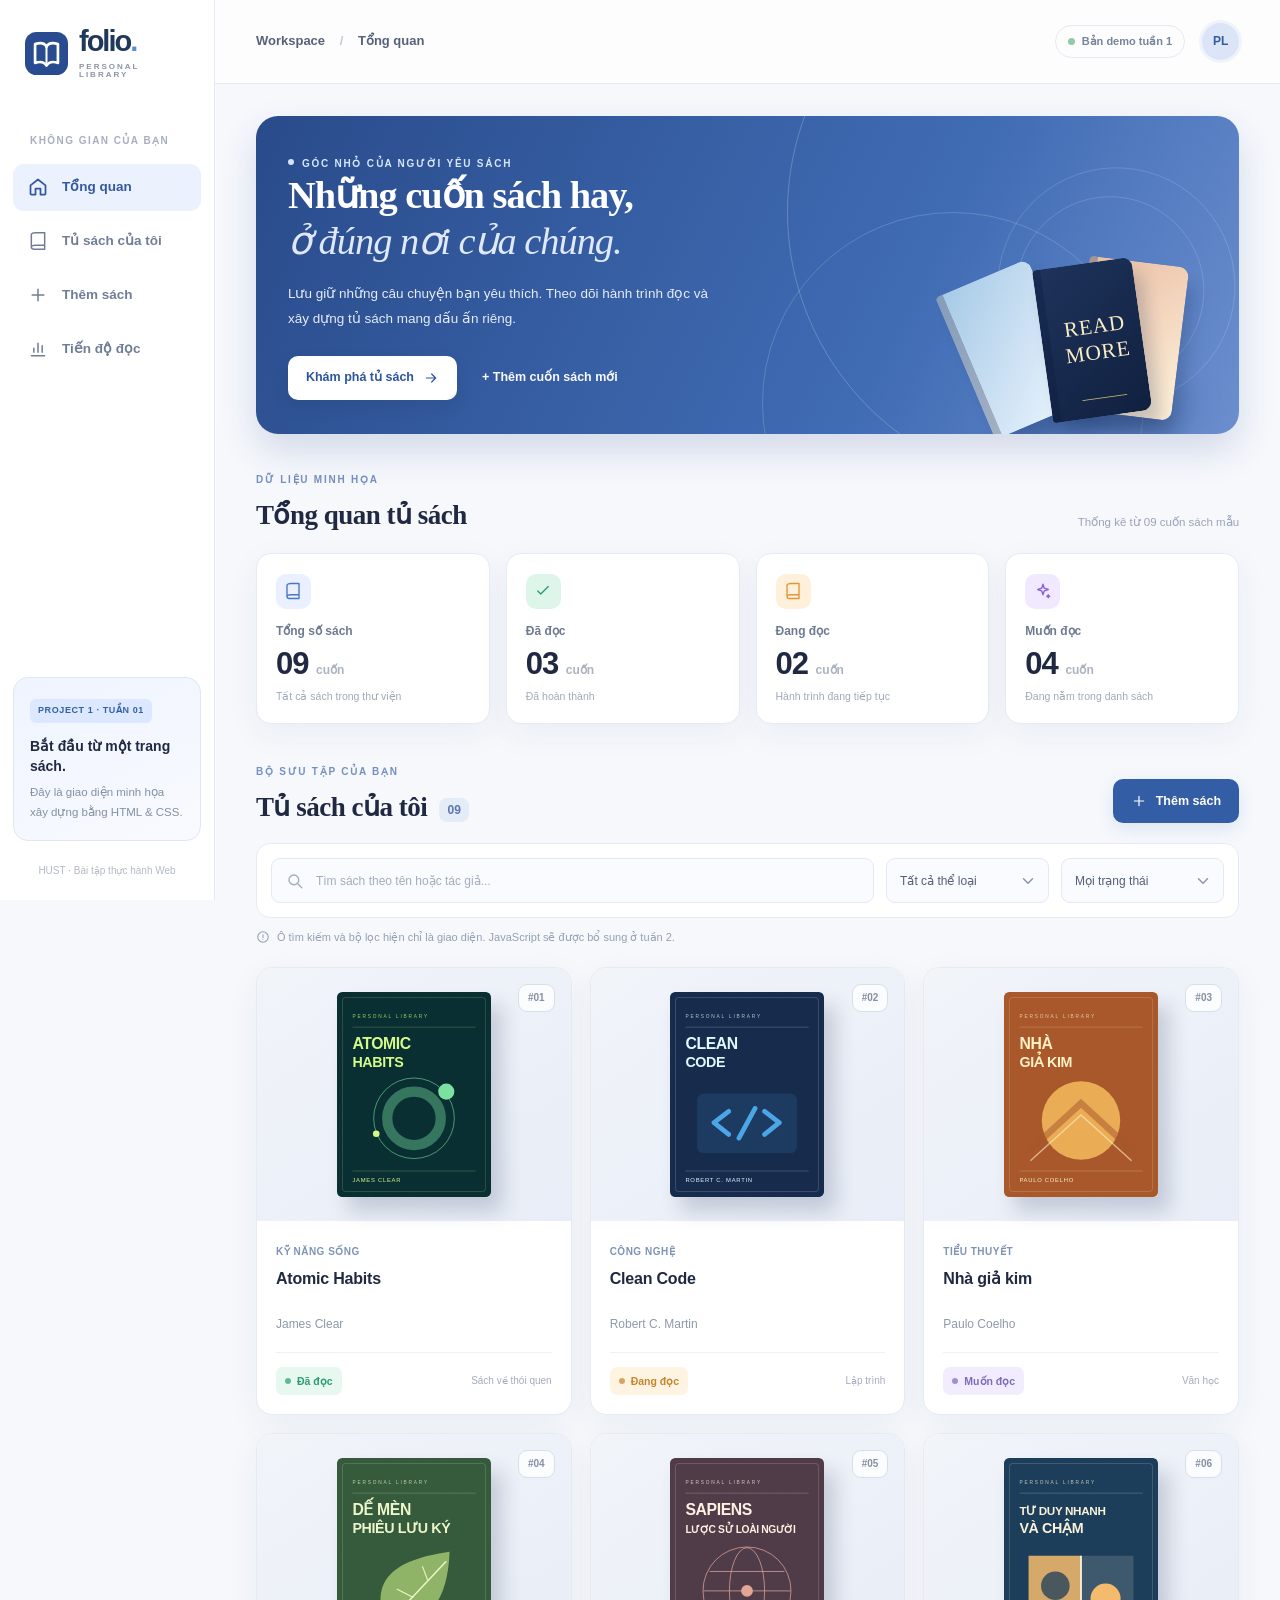
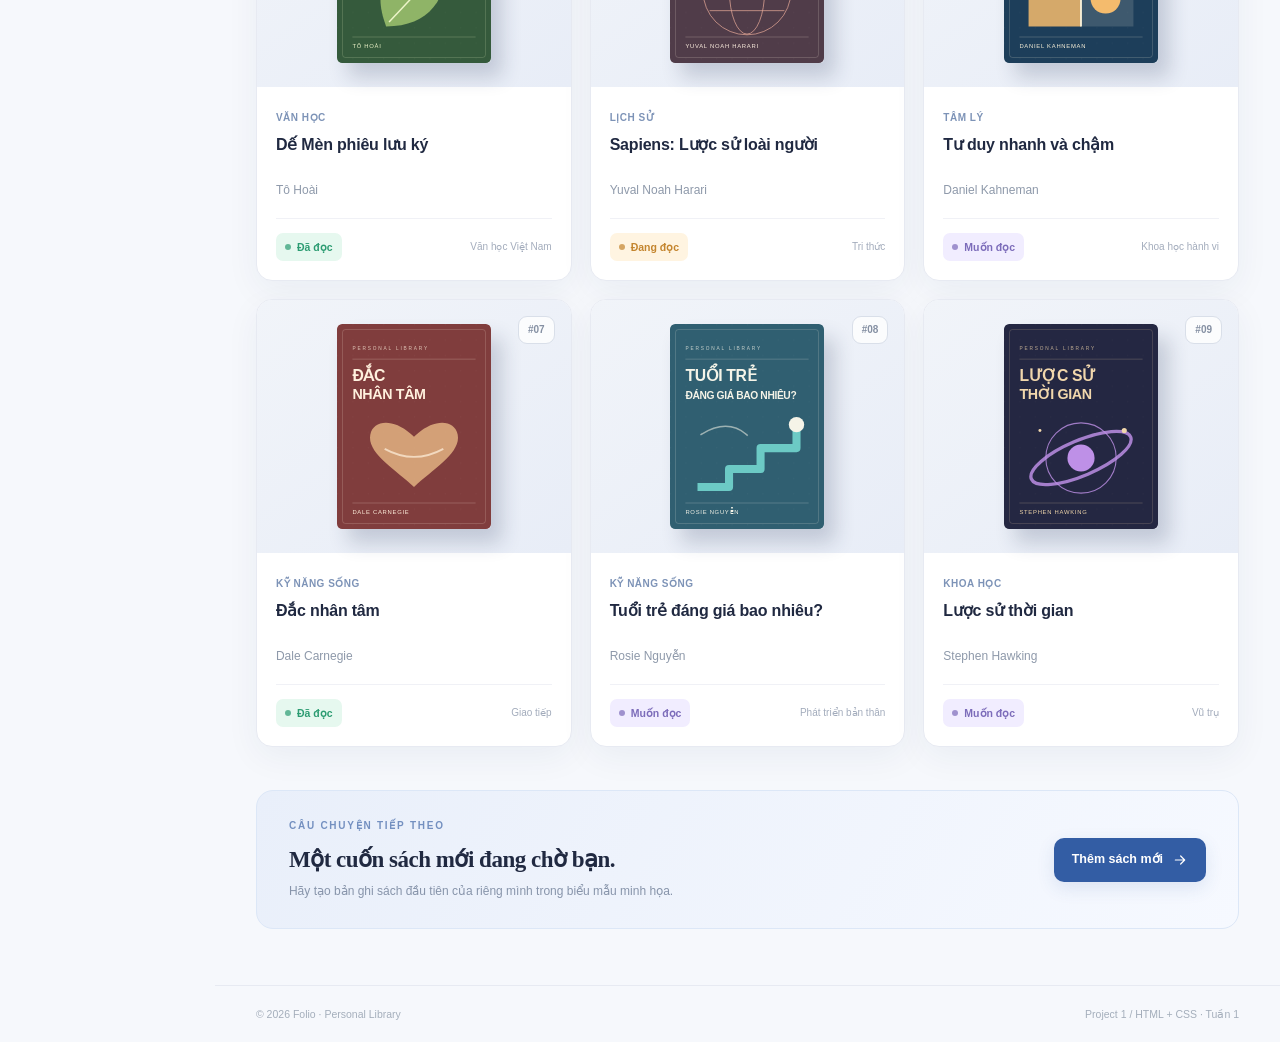
<file: index.html>
<!DOCTYPE html>
<html lang="vi">
<head><meta charset="UTF-8"><meta name="viewport" content="width=device-width, initial-scale=1.0"><meta name="description" content="Personal Library - Bản mẫu HTML và CSS tuần 1 của ứng dụng quản lý tủ sách cá nhân."><meta name="theme-color" content="#f5f7fc"><title>Folio — Tủ sách cá nhân</title><link rel="icon" href="assets/logo.svg" type="image/svg+xml"><link rel="stylesheet" href="style.css"></head>
<body>
<a class="skip-link" href="#main-content">Bỏ qua điều hướng</a>
<div class="app-shell"><aside class="sidebar" aria-label="Điều hướng chính">
<a class="brand" href="index.html" aria-label="Personal Library - về trang chủ"><img src="assets/logo.svg" alt="" width="40" height="40"><span>folio<span class="brand-dot">.</span><small>PERSONAL LIBRARY</small></span></a>
<p class="nav-label">KHÔNG GIAN CỦA BẠN</p>
<nav class="side-nav" aria-label="Danh mục">
<a class="nav-link is-active" href="index.html" aria-current="page"><svg class="icon" viewBox="0 0 24 24" aria-hidden="true" fill="none" stroke="currentColor" stroke-width="1.8" stroke-linecap="round" stroke-linejoin="round"><path d="m3 10 9-7 9 7v10a1 1 0 0 1-1 1h-5v-7H9v7H4a1 1 0 0 1-1-1z"/></svg> Tổng quan</a>
<a class="nav-link" href="index.html#books"><svg class="icon" viewBox="0 0 24 24" aria-hidden="true" fill="none" stroke="currentColor" stroke-width="1.8" stroke-linecap="round" stroke-linejoin="round"><path d="M4 19.5C4 18.12 6.24 17 9 17h11M4 19.5V4.5C4 3.12 6.24 2 9 2h11v20H9c-2.76 0-5-1.12-5-2.5Z"/></svg> Tủ sách của tôi</a>
<a class="nav-link " href="add-book.html" ><svg class="icon" viewBox="0 0 24 24" aria-hidden="true" fill="none" stroke="currentColor" stroke-width="1.8" stroke-linecap="round" stroke-linejoin="round"><path d="M12 5v14M5 12h14"/></svg> Thêm sách</a>
<a class="nav-link" href="index.html#reading-summary"><svg class="icon" viewBox="0 0 24 24" aria-hidden="true" fill="none" stroke="currentColor" stroke-width="1.8" stroke-linecap="round" stroke-linejoin="round"><path d="M4 20h16M7 16v-5M12 16V5M17 16v-8"/></svg> Tiến độ đọc</a>
</nav>
<div class="side-bottom"><div class="side-note"><span class="side-note-pill">PROJECT 1 · TUẦN 01</span><strong>Bắt đầu từ một trang sách.</strong><p>Đây là giao diện minh họa xây dựng bằng HTML &amp; CSS.</p></div><p class="side-caption">HUST · Bài tập thực hành Web</p></div>
</aside>
<div class="main-column"><header class="topbar"><div><p class="breadcrumb">Workspace <span>/</span> Tổng quan</p><div class="mobile-wordmark"><img src="assets/logo.svg" alt="" width="28" height="28"> folio.</div></div><div class="topbar-right"><span class="demo-pill">Bản demo tuần 1</span><span class="avatar" role="img" aria-label="Ảnh đại diện minh họa PL">PL</span></div></header>
<main class="page-content" id="main-content">
<section class="welcome" aria-labelledby="welcome-heading"><div class="welcome-copy"><span class="eyebrow"><span class="eyebrow-mark"></span>GÓC NHỎ CỦA NGƯỜI YÊU SÁCH</span><h1 id="welcome-heading">Những cuốn sách hay,<br><em>ở đúng nơi của chúng.</em></h1><p>Lưu giữ những câu chuyện bạn yêu thích. Theo dõi hành trình đọc và xây dựng tủ sách mang dấu ấn riêng.</p><div class="welcome-actions"><a class="button button-white" href="#books">Khám phá tủ sách <svg class="icon" viewBox="0 0 24 24" aria-hidden="true" fill="none" stroke="currentColor" stroke-width="1.8" stroke-linecap="round" stroke-linejoin="round"><path d="M5 12h14m-6-6 6 6-6 6"/></svg></a><a class="hero-secondary" href="add-book.html">+ Thêm cuốn sách mới</a></div></div><div class="hero-art" aria-hidden="true"><div class="hero-orbit hero-orbit-1"></div><div class="hero-orbit hero-orbit-2"></div><div class="hero-book hero-book-back"></div><div class="hero-book hero-book-middle"></div><div class="hero-book hero-book-front"><span>READ<br>MORE</span></div><div class="hero-glow"></div></div></section>
<section class="summary" id="reading-summary" aria-labelledby="summary-heading"><div class="section-title-row"><div><p class="eyebrow eyebrow-dark">DỮ LIỆU MINH HỌA</p><h2 id="summary-heading">Tổng quan tủ sách</h2></div><span class="small-muted">Thống kê từ 09 cuốn sách mẫu</span></div><div class="stats-grid"><div class="stat-card"><div class="stat-icon stat-all"><svg class="icon" viewBox="0 0 24 24" aria-hidden="true" fill="none" stroke="currentColor" stroke-width="1.8" stroke-linecap="round" stroke-linejoin="round"><path d="M4 19.5C4 18.12 6.24 17 9 17h11M4 19.5V4.5C4 3.12 6.24 2 9 2h11v20H9c-2.76 0-5-1.12-5-2.5Z"/></svg></div><p class="stat-name">Tổng số sách</p><div class="stat-value">09 <span>cuốn</span></div><p class="stat-note">Tất cả sách trong thư viện</p></div><div class="stat-card"><div class="stat-icon stat-read"><svg class="icon" viewBox="0 0 24 24" aria-hidden="true" fill="none" stroke="currentColor" stroke-width="1.8" stroke-linecap="round" stroke-linejoin="round"><path d="m5 12 4 4L19 6"/></svg></div><p class="stat-name">Đã đọc</p><div class="stat-value">03 <span>cuốn</span></div><p class="stat-note">Đã hoàn thành</p></div><div class="stat-card"><div class="stat-icon stat-reading"><svg class="icon" viewBox="0 0 24 24" aria-hidden="true" fill="none" stroke="currentColor" stroke-width="1.8" stroke-linecap="round" stroke-linejoin="round"><path d="M4 19.5C4 18.12 6.24 17 9 17h11M4 19.5V4.5C4 3.12 6.24 2 9 2h11v20H9c-2.76 0-5-1.12-5-2.5Z"/></svg></div><p class="stat-name">Đang đọc</p><div class="stat-value">02 <span>cuốn</span></div><p class="stat-note">Hành trình đang tiếp tục</p></div><div class="stat-card"><div class="stat-icon stat-want"><svg class="icon" viewBox="0 0 24 24" aria-hidden="true" fill="none" stroke="currentColor" stroke-width="1.8" stroke-linecap="round" stroke-linejoin="round"><path d="m12 3 1.7 5.3L19 10l-5.3 1.7L12 17l-1.7-5.3L5 10l5.3-1.7zM19 17l.6 1.4L21 19l-1.4.6L19 21l-.6-1.4L17 19l1.4-.6z"/></svg></div><p class="stat-name">Muốn đọc</p><div class="stat-value">04 <span>cuốn</span></div><p class="stat-note">Đang nằm trong danh sách</p></div></div></section>
<section class="library" id="books" aria-labelledby="books-heading"><div class="section-title-row books-heading-row"><div><p class="eyebrow eyebrow-dark">BỘ SƯU TẬP CỦA BẠN</p><h2 id="books-heading">Tủ sách của tôi <span class="count-chip">09</span></h2></div><a class="button button-primary" href="add-book.html"><svg class="icon" viewBox="0 0 24 24" aria-hidden="true" fill="none" stroke="currentColor" stroke-width="1.8" stroke-linecap="round" stroke-linejoin="round"><path d="M12 5v14M5 12h14"/></svg> Thêm sách</a></div>
<div class="filter-panel" role="search" aria-label="Bộ lọc sách (minh họa, chưa hoạt động)"><label class="search-field"><span class="visually-hidden">Tìm sách theo tên hoặc tác giả</span><svg class="icon" viewBox="0 0 24 24" aria-hidden="true" fill="none" stroke="currentColor" stroke-width="1.8" stroke-linecap="round" stroke-linejoin="round"><circle cx="10.5" cy="10.5" r="6.5"/><path d="m16 16 5 5"/></svg><input type="search" placeholder="Tìm sách theo tên hoặc tác giả..." aria-describedby="search-help"></label><label class="select-field"><span class="visually-hidden">Thể loại</span><select aria-label="Lọc theo thể loại"><option>Tất cả thể loại</option><option>Kỹ năng sống</option><option>Văn học</option><option>Công nghệ</option><option>Khoa học</option></select></label><label class="select-field"><span class="visually-hidden">Trạng thái</span><select aria-label="Lọc theo trạng thái"><option>Mọi trạng thái</option><option>Đã đọc</option><option>Đang đọc</option><option>Muốn đọc</option></select></label></div>
<p class="help-note" id="search-help"><svg class="icon" viewBox="0 0 24 24" aria-hidden="true" fill="none" stroke="currentColor" stroke-width="1.8" stroke-linecap="round" stroke-linejoin="round"><circle cx="12" cy="12" r="9"/><path d="M12 8v5m0 3v.01"/></svg> Ô tìm kiếm và bộ lọc hiện chỉ là giao diện. JavaScript sẽ được bổ sung ở tuần 2.</p>
<div class="books-grid"><article class="book-card" aria-label="Sách Atomic Habits của tác giả James Clear">
<div class="book-cover"><img src="assets/covers/atomic-habits.svg" alt="Bìa minh họa cho sách Atomic Habits" width="420" height="560" loading="eager"><span class="cover-number">#01</span></div>
<div class="book-copy"><span class="genre">Kỹ năng sống</span><h3>Atomic Habits</h3><p class="book-author">James Clear</p><div class="book-footer"><span class="status status-read"><span class="status-dot"></span>Đã đọc</span><span class="more-tag">Sách về thói quen</span></div></div>
</article><article class="book-card" aria-label="Sách Clean Code của tác giả Robert C. Martin">
<div class="book-cover"><img src="assets/covers/clean-code.svg" alt="Bìa minh họa cho sách Clean Code" width="420" height="560" loading="eager"><span class="cover-number">#02</span></div>
<div class="book-copy"><span class="genre">Công nghệ</span><h3>Clean Code</h3><p class="book-author">Robert C. Martin</p><div class="book-footer"><span class="status status-reading"><span class="status-dot"></span>Đang đọc</span><span class="more-tag">Lập trình</span></div></div>
</article><article class="book-card" aria-label="Sách Nhà giả kim của tác giả Paulo Coelho">
<div class="book-cover"><img src="assets/covers/nha-gia-kim.svg" alt="Bìa minh họa cho sách Nhà giả kim" width="420" height="560" loading="eager"><span class="cover-number">#03</span></div>
<div class="book-copy"><span class="genre">Tiểu thuyết</span><h3>Nhà giả kim</h3><p class="book-author">Paulo Coelho</p><div class="book-footer"><span class="status status-want"><span class="status-dot"></span>Muốn đọc</span><span class="more-tag">Văn học</span></div></div>
</article><article class="book-card" aria-label="Sách Dế Mèn phiêu lưu ký của tác giả Tô Hoài">
<div class="book-cover"><img src="assets/covers/de-men.svg" alt="Bìa minh họa cho sách Dế Mèn phiêu lưu ký" width="420" height="560" loading="lazy"><span class="cover-number">#04</span></div>
<div class="book-copy"><span class="genre">Văn học</span><h3>Dế Mèn phiêu lưu ký</h3><p class="book-author">Tô Hoài</p><div class="book-footer"><span class="status status-read"><span class="status-dot"></span>Đã đọc</span><span class="more-tag">Văn học Việt Nam</span></div></div>
</article><article class="book-card" aria-label="Sách Sapiens: Lược sử loài người của tác giả Yuval Noah Harari">
<div class="book-cover"><img src="assets/covers/sapiens.svg" alt="Bìa minh họa cho sách Sapiens: Lược sử loài người" width="420" height="560" loading="lazy"><span class="cover-number">#05</span></div>
<div class="book-copy"><span class="genre">Lịch sử</span><h3>Sapiens: Lược sử loài người</h3><p class="book-author">Yuval Noah Harari</p><div class="book-footer"><span class="status status-reading"><span class="status-dot"></span>Đang đọc</span><span class="more-tag">Tri thức</span></div></div>
</article><article class="book-card" aria-label="Sách Tư duy nhanh và chậm của tác giả Daniel Kahneman">
<div class="book-cover"><img src="assets/covers/tu-duy.svg" alt="Bìa minh họa cho sách Tư duy nhanh và chậm" width="420" height="560" loading="lazy"><span class="cover-number">#06</span></div>
<div class="book-copy"><span class="genre">Tâm lý</span><h3>Tư duy nhanh và chậm</h3><p class="book-author">Daniel Kahneman</p><div class="book-footer"><span class="status status-want"><span class="status-dot"></span>Muốn đọc</span><span class="more-tag">Khoa học hành vi</span></div></div>
</article><article class="book-card" aria-label="Sách Đắc nhân tâm của tác giả Dale Carnegie">
<div class="book-cover"><img src="assets/covers/dac-nhan-tam.svg" alt="Bìa minh họa cho sách Đắc nhân tâm" width="420" height="560" loading="lazy"><span class="cover-number">#07</span></div>
<div class="book-copy"><span class="genre">Kỹ năng sống</span><h3>Đắc nhân tâm</h3><p class="book-author">Dale Carnegie</p><div class="book-footer"><span class="status status-read"><span class="status-dot"></span>Đã đọc</span><span class="more-tag">Giao tiếp</span></div></div>
</article><article class="book-card" aria-label="Sách Tuổi trẻ đáng giá bao nhiêu? của tác giả Rosie Nguyễn">
<div class="book-cover"><img src="assets/covers/tuoi-tre.svg" alt="Bìa minh họa cho sách Tuổi trẻ đáng giá bao nhiêu?" width="420" height="560" loading="lazy"><span class="cover-number">#08</span></div>
<div class="book-copy"><span class="genre">Kỹ năng sống</span><h3>Tuổi trẻ đáng giá bao nhiêu?</h3><p class="book-author">Rosie Nguyễn</p><div class="book-footer"><span class="status status-want"><span class="status-dot"></span>Muốn đọc</span><span class="more-tag">Phát triển bản thân</span></div></div>
</article><article class="book-card" aria-label="Sách Lược sử thời gian của tác giả Stephen Hawking">
<div class="book-cover"><img src="assets/covers/luoc-su-thoi-gian.svg" alt="Bìa minh họa cho sách Lược sử thời gian" width="420" height="560" loading="lazy"><span class="cover-number">#09</span></div>
<div class="book-copy"><span class="genre">Khoa học</span><h3>Lược sử thời gian</h3><p class="book-author">Stephen Hawking</p><div class="book-footer"><span class="status status-want"><span class="status-dot"></span>Muốn đọc</span><span class="more-tag">Vũ trụ</span></div></div>
</article></div>
</section>
<section class="footer-cta" aria-label="Thêm sách"><div><p class="eyebrow eyebrow-dark">CÂU CHUYỆN TIẾP THEO</p><h2>Một cuốn sách mới đang chờ bạn.</h2><p>Hãy tạo bản ghi sách đầu tiên của riêng mình trong biểu mẫu minh họa.</p></div><a class="button button-primary" href="add-book.html">Thêm sách mới <svg class="icon" viewBox="0 0 24 24" aria-hidden="true" fill="none" stroke="currentColor" stroke-width="1.8" stroke-linecap="round" stroke-linejoin="round"><path d="M5 12h14m-6-6 6 6-6 6"/></svg></a></section>
</main><footer class="footer"><span>© 2026 Folio · Personal Library</span><span>Project 1 / HTML + CSS · Tuần 1</span></footer></div></div>
</body></html>
</file>
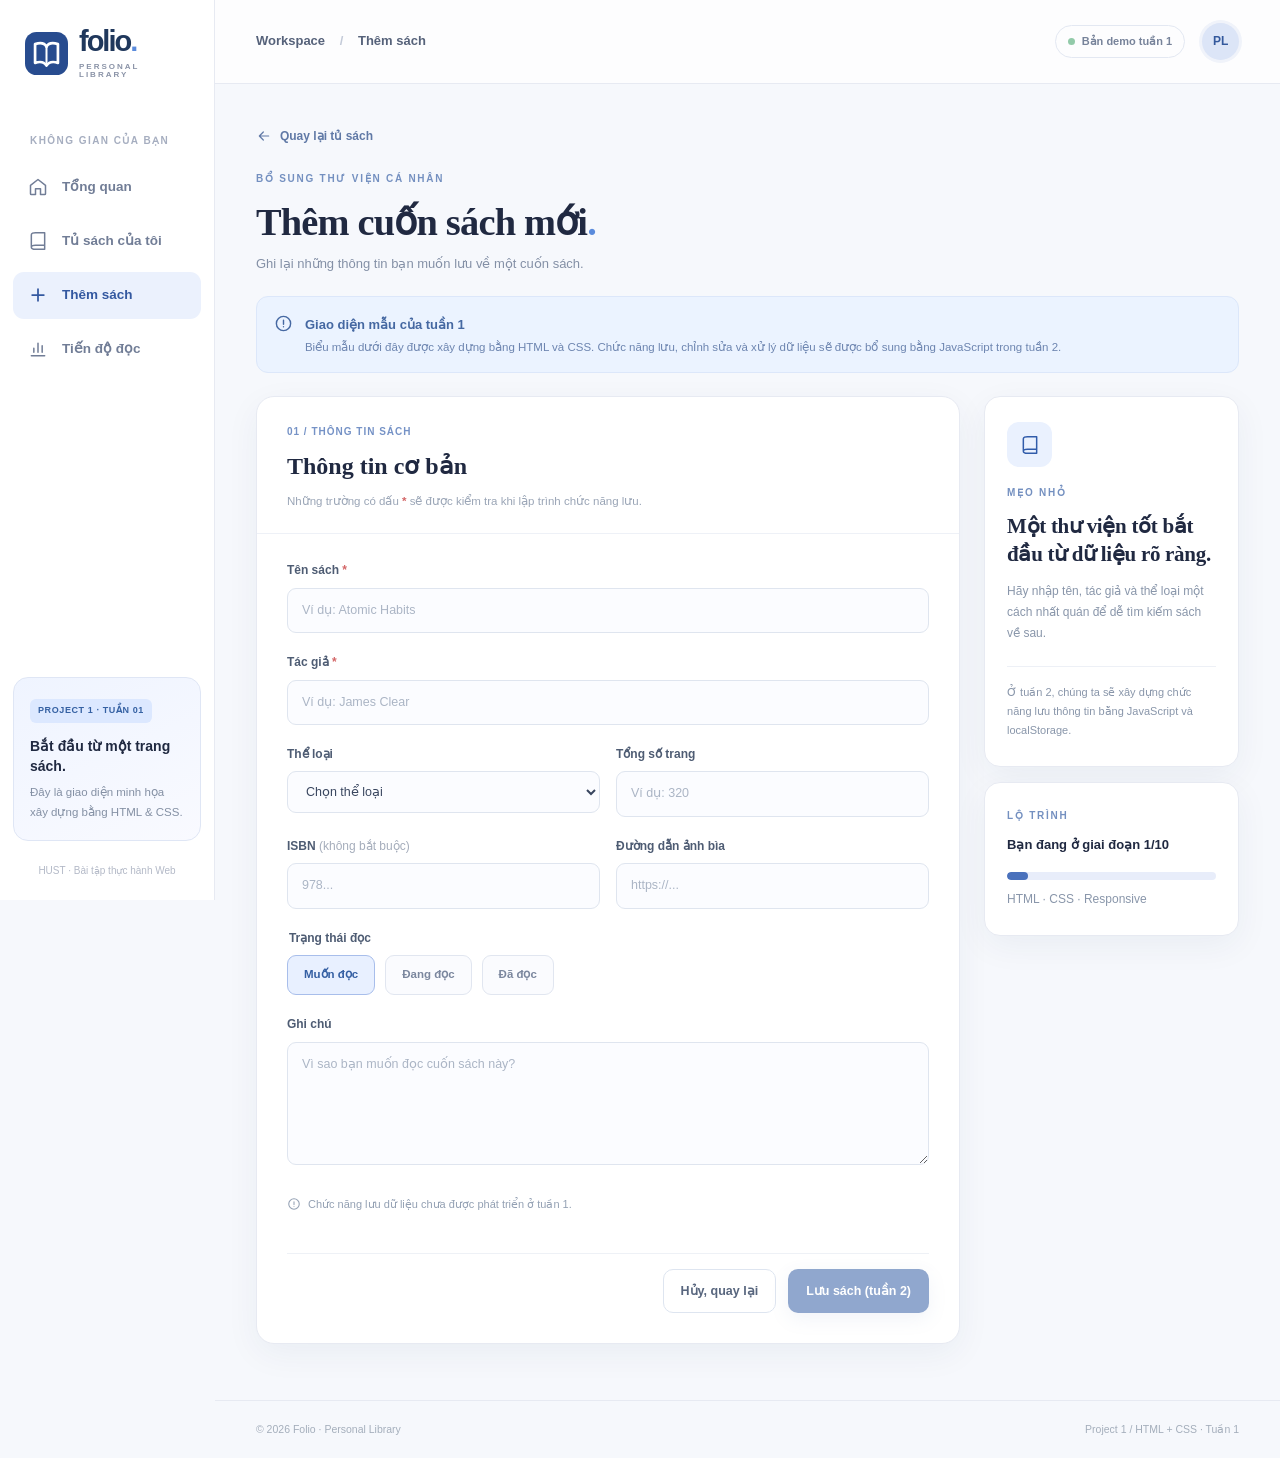
<file: add-book.html>
<!DOCTYPE html>
<html lang="vi"><head><meta charset="UTF-8"><meta name="viewport" content="width=device-width, initial-scale=1.0"><meta name="description" content="Biểu mẫu thêm sách mẫu bằng HTML và CSS, chưa lưu dữ liệu."><meta name="theme-color" content="#f5f7fc"><title>Thêm sách — Folio</title><link rel="icon" href="assets/logo.svg" type="image/svg+xml"><link rel="stylesheet" href="style.css"></head><body>
<a class="skip-link" href="#main-content">Bỏ qua điều hướng</a><div class="app-shell"><aside class="sidebar" aria-label="Điều hướng chính">
<a class="brand" href="index.html" aria-label="Personal Library - về trang chủ"><img src="assets/logo.svg" alt="" width="40" height="40"><span>folio<span class="brand-dot">.</span><small>PERSONAL LIBRARY</small></span></a>
<p class="nav-label">KHÔNG GIAN CỦA BẠN</p>
<nav class="side-nav" aria-label="Danh mục">
<a class="nav-link " href="index.html" ><svg class="icon" viewBox="0 0 24 24" aria-hidden="true" fill="none" stroke="currentColor" stroke-width="1.8" stroke-linecap="round" stroke-linejoin="round"><path d="m3 10 9-7 9 7v10a1 1 0 0 1-1 1h-5v-7H9v7H4a1 1 0 0 1-1-1z"/></svg> Tổng quan</a>
<a class="nav-link" href="index.html#books"><svg class="icon" viewBox="0 0 24 24" aria-hidden="true" fill="none" stroke="currentColor" stroke-width="1.8" stroke-linecap="round" stroke-linejoin="round"><path d="M4 19.5C4 18.12 6.24 17 9 17h11M4 19.5V4.5C4 3.12 6.24 2 9 2h11v20H9c-2.76 0-5-1.12-5-2.5Z"/></svg> Tủ sách của tôi</a>
<a class="nav-link is-active" href="add-book.html" aria-current="page"><svg class="icon" viewBox="0 0 24 24" aria-hidden="true" fill="none" stroke="currentColor" stroke-width="1.8" stroke-linecap="round" stroke-linejoin="round"><path d="M12 5v14M5 12h14"/></svg> Thêm sách</a>
<a class="nav-link" href="index.html#reading-summary"><svg class="icon" viewBox="0 0 24 24" aria-hidden="true" fill="none" stroke="currentColor" stroke-width="1.8" stroke-linecap="round" stroke-linejoin="round"><path d="M4 20h16M7 16v-5M12 16V5M17 16v-8"/></svg> Tiến độ đọc</a>
</nav>
<div class="side-bottom"><div class="side-note"><span class="side-note-pill">PROJECT 1 · TUẦN 01</span><strong>Bắt đầu từ một trang sách.</strong><p>Đây là giao diện minh họa xây dựng bằng HTML &amp; CSS.</p></div><p class="side-caption">HUST · Bài tập thực hành Web</p></div>
</aside><div class="main-column"><header class="topbar"><div><p class="breadcrumb">Workspace <span>/</span> Thêm sách</p><div class="mobile-wordmark"><img src="assets/logo.svg" alt="" width="28" height="28"> folio.</div></div><div class="topbar-right"><span class="demo-pill">Bản demo tuần 1</span><span class="avatar" role="img" aria-label="Ảnh đại diện minh họa PL">PL</span></div></header><main class="page-content" id="main-content">
<section class="page-intro"><a href="index.html#books" class="back-link"><svg class="icon" viewBox="0 0 24 24" aria-hidden="true" fill="none" stroke="currentColor" stroke-width="1.8" stroke-linecap="round" stroke-linejoin="round"><path d="M19 12H5m6-6-6 6 6 6"/></svg> Quay lại tủ sách</a><p class="eyebrow eyebrow-dark">BỔ SUNG THƯ VIỆN CÁ NHÂN</p><h1>Thêm cuốn sách mới<span class="heading-period">.</span></h1><p>Ghi lại những thông tin bạn muốn lưu về một cuốn sách.</p></section>
<div class="notice" role="note"><svg class="icon" viewBox="0 0 24 24" aria-hidden="true" fill="none" stroke="currentColor" stroke-width="1.8" stroke-linecap="round" stroke-linejoin="round"><circle cx="12" cy="12" r="9"/><path d="M12 8v5m0 3v.01"/></svg> <div><strong>Giao diện mẫu của tuần 1</strong><p>Biểu mẫu dưới đây được xây dựng bằng HTML và CSS. Chức năng lưu, chỉnh sửa và xử lý dữ liệu sẽ được bổ sung bằng JavaScript trong tuần 2.</p></div></div>
<div class="form-layout"><section class="form-card" aria-labelledby="form-heading"><div class="form-card-header"><span class="form-step">01 / THÔNG TIN SÁCH</span><h2 id="form-heading">Thông tin cơ bản</h2><p>Những trường có dấu <span class="required">*</span> sẽ được kiểm tra khi lập trình chức năng lưu.</p></div>
<form class="book-form" aria-describedby="form-notice">
<div class="form-field"><label for="book-title">Tên sách <span class="required">*</span></label><input id="book-title" name="title" type="text" placeholder="Ví dụ: Atomic Habits" required autocomplete="off"></div>
<div class="form-field"><label for="book-author">Tác giả <span class="required">*</span></label><input id="book-author" name="author" type="text" placeholder="Ví dụ: James Clear" required autocomplete="off"></div>
<div class="form-two-col"><div class="form-field"><label for="book-category">Thể loại</label><select id="book-category" name="category"><option value="">Chọn thể loại</option><option>Kỹ năng sống</option><option>Văn học</option><option>Công nghệ</option><option>Khoa học</option><option>Tâm lý</option><option>Lịch sử</option></select></div><div class="form-field"><label for="book-pages">Tổng số trang</label><input id="book-pages" name="total_pages" type="number" min="1" placeholder="Ví dụ: 320"></div></div>
<div class="form-two-col"><div class="form-field"><label for="book-isbn">ISBN <span class="optional">(không bắt buộc)</span></label><input id="book-isbn" name="isbn" type="text" placeholder="978..." autocomplete="off"></div><div class="form-field"><label for="book-cover">Đường dẫn ảnh bìa</label><input id="book-cover" name="cover_url" type="url" placeholder="https://..." autocomplete="off"></div></div>
<fieldset class="form-field form-fieldset"><legend>Trạng thái đọc</legend><div class="radio-row"><label class="radio-pill"><input type="radio" name="status" value="want" checked><span>Muốn đọc</span></label><label class="radio-pill"><input type="radio" name="status" value="reading"><span>Đang đọc</span></label><label class="radio-pill"><input type="radio" name="status" value="read"><span>Đã đọc</span></label></div></fieldset>
<div class="form-field"><label for="book-notes">Ghi chú</label><textarea id="book-notes" name="notes" rows="5" placeholder="Vì sao bạn muốn đọc cuốn sách này?"></textarea></div>
<p id="form-notice" class="help-note"><svg class="icon" viewBox="0 0 24 24" aria-hidden="true" fill="none" stroke="currentColor" stroke-width="1.8" stroke-linecap="round" stroke-linejoin="round"><circle cx="12" cy="12" r="9"/><path d="M12 8v5m0 3v.01"/></svg> Chức năng lưu dữ liệu chưa được phát triển ở tuần 1.</p>
<div class="form-actions"><a href="index.html#books" class="button button-outline">Hủy, quay lại</a><button class="button button-primary" type="submit" disabled title="Sẽ được bổ sung ở tuần 2">Lưu sách (tuần 2)</button></div>
</form></section><aside class="form-sidebar"><div class="tip-card"><span class="tip-icon"><svg class="icon" viewBox="0 0 24 24" aria-hidden="true" fill="none" stroke="currentColor" stroke-width="1.8" stroke-linecap="round" stroke-linejoin="round"><path d="M4 19.5C4 18.12 6.24 17 9 17h11M4 19.5V4.5C4 3.12 6.24 2 9 2h11v20H9c-2.76 0-5-1.12-5-2.5Z"/></svg></span><p class="eyebrow eyebrow-dark">MẸO NHỎ</p><h3>Một thư viện tốt bắt đầu từ dữ liệu rõ ràng.</h3><p>Hãy nhập tên, tác giả và thể loại một cách nhất quán để dễ tìm kiếm sách về sau.</p><div class="divider"></div><p class="tip-small">Ở tuần 2, chúng ta sẽ xây dựng chức năng lưu thông tin bằng JavaScript và localStorage.</p></div><div class="progress-card"><p class="eyebrow eyebrow-dark">LỘ TRÌNH</p><h3>Bạn đang ở giai đoạn 1/10</h3><div class="progress-track"><span></span></div><p>HTML · CSS · Responsive</p></div></aside></div>
</main><footer class="footer"><span>© 2026 Folio · Personal Library</span><span>Project 1 / HTML + CSS · Tuần 1</span></footer></div></div></body></html>
</file>
<file: style.css>
/*
 * FOLIO — PERSONAL LIBRARY | PROJECT 1 - TUẦN 1
 * Giao diện tĩnh HTML + CSS; không sử dụng JavaScript.
 * Các thành phần tìm kiếm / lọc / lưu sách sẽ được lập trình ở tuần 2.
 */
:root {
  --paper:#f6f8fc; --panel:#fff; --line:#e7eaf2; --ink:#202941;
  --muted:#77829b; --blue:#34569b; --blue-dark:#233e79;
  --blue-pale:#eaf0fd; --shadow:0 10px 34px rgba(27,46,88,.055);
  --sidebar-width:242px; --radius:17px;
}
* {box-sizing:border-box}
html {scroll-behavior:smooth}
body {margin:0;background:var(--paper);color:var(--ink);font-family:Inter,"Segoe UI",Roboto,Arial,sans-serif;font-size:15px;line-height:1.55;-webkit-font-smoothing:antialiased}
button,input,select,textarea {font:inherit}
button,a,input,select,textarea {-webkit-tap-highlight-color:transparent}
a {color:inherit;text-decoration:none}
img,svg {display:block;max-width:100%}
button {cursor:pointer}
button:disabled {cursor:not-allowed;opacity:.54}
:focus-visible {outline:3px solid #7ea9f6;outline-offset:4px}
.visually-hidden {position:absolute!important;width:1px;height:1px;padding:0;margin:-1px;overflow:hidden;clip:rect(0 0 0 0);white-space:nowrap;border:0}
.skip-link {position:absolute;z-index:1000;left:16px;top:-100px;padding:9px 14px;background:#fff;color:var(--blue);border-radius:9px;font-weight:700}
.skip-link:focus {top:14px}
.icon {width:20px;height:20px;flex:none}
.app-shell {min-height:100vh;display:flex}
.sidebar {position:sticky;top:0;align-self:flex-start;width:var(--sidebar-width);min-width:var(--sidebar-width);height:100vh;display:flex;flex-direction:column;background:#fff;border-right:1px solid var(--line);padding:31px 18px 25px;z-index:10}
.brand {display:flex;align-items:center;gap:11px;padding:0 12px;margin-bottom:54px;font-size:29px;letter-spacing:-2px;font-weight:850;line-height:1;color:#20385c}
.brand img {width:43px;height:43px}
.brand-dot,.heading-period {color:#5a8bdc}
.brand small {display:block;margin-top:7px;font-size:8px;letter-spacing:2px;font-weight:750;color:#8a93a7}
.nav-label {padding:0 17px;margin:0 0 15px;color:#a6aec0;font-size:10px;font-weight:800;letter-spacing:1.45px}
.side-nav {display:grid;gap:7px}
.nav-link {display:flex;align-items:center;gap:14px;min-height:47px;border-radius:11px;color:#717d96;padding:10px 15px;font-size:13.5px;font-weight:650;transition:color .15s,background .15s,transform .15s}
.nav-link:hover {background:#f4f7fe;color:var(--blue);transform:translateX(2px)}
.nav-link.is-active {background:#ebf1fd;color:#3358a0}
.nav-link.is-active .icon {stroke-width:2.1}
.side-bottom {margin-top:auto}
.side-note {padding:18px 16px 17px;border:1px solid #dfe6f5;border-radius:15px;background:linear-gradient(155deg,#eff4ff,#f9faff)}
.side-note-pill {display:inline-block;padding:5px 8px;background:#dce8ff;border-radius:6px;color:#3561a3;font-size:9px;font-weight:800;letter-spacing:.6px}
.side-note strong {display:block;font-size:14px;line-height:1.4;margin-top:14px}
.side-note p {font-size:11.5px;color:#8490a4;line-height:1.7;margin:7px 0 0}
.side-caption {color:#b3b9c7;font-size:10px;text-align:center;margin:22px 0 0}
.main-column {flex:1;min-width:0;display:flex;flex-direction:column}
.topbar {height:84px;display:flex;align-items:center;justify-content:space-between;gap:12px;padding:0 clamp(22px,3.2vw,54px);background:rgba(255,255,255,.78);border-bottom:1px solid var(--line)}
.breadcrumb {color:#56627a;font-weight:650;font-size:13px;margin:0}
.breadcrumb span {color:#c3cad8;padding:0 11px}
.mobile-wordmark {display:none}
.topbar-right {display:flex;gap:17px;align-items:center}
.demo-pill {display:inline-flex;align-items:center;gap:7px;font-size:11px;font-weight:700;color:#77839a;padding:7px 12px;border:1px solid #e3e8f2;border-radius:20px}
.demo-pill::before {content:"";width:7px;height:7px;background:#92caa9;border-radius:50%}
.avatar {display:grid;place-items:center;width:37px;height:37px;border-radius:50%;background:#dce5f7;color:#34599d;font-size:12px;font-weight:800;box-shadow:0 0 0 3px #f0f3fa}
.page-content {flex:1;max-width:1510px;width:100%;margin:0 auto;padding:32px clamp(22px,3.2vw,54px) 56px}
.welcome {position:relative;display:flex;align-items:center;min-height:300px;overflow:hidden;padding:38px 43px;border-radius:22px;background:linear-gradient(116deg,#294b8b,#406cb4 65%,#6b8ece);box-shadow:0 17px 37px rgba(30,65,128,.16);color:#fff}
.welcome::before {content:"";position:absolute;right:-100px;top:-180px;width:550px;height:550px;border:1px solid rgba(255,255,255,.21);border-radius:50%;pointer-events:none}
.welcome::after {content:"";position:absolute;right:95px;bottom:-160px;width:380px;height:380px;border:1px solid rgba(255,255,255,.17);border-radius:50%;pointer-events:none}
.welcome-copy {position:relative;z-index:2;max-width:600px}
.eyebrow {font-size:10px;font-weight:850;letter-spacing:1.75px;margin:0 0 12px;color:#d8e6ff}
.eyebrow-mark {display:inline-block;width:6px;height:6px;background:#d6e2ff;border-radius:50%;vertical-align:2px;margin-right:8px}
.welcome h1 {font-family:Georgia,"Times New Roman",serif;font-size:clamp(30px,3vw,45px);line-height:1.19;font-weight:600;letter-spacing:-1px;margin:0 0 16px}
.welcome h1 em {font-weight:400;color:#e0e9fc}
.welcome-copy>p {max-width:435px;color:#e6ecf9;font-size:13.5px;line-height:1.9;margin:0}
.welcome-actions {margin-top:24px;display:flex;flex-wrap:wrap;align-items:center;gap:25px}
.button {display:inline-flex;justify-content:center;align-items:center;gap:9px;padding:11px 17px;border:1px solid transparent;border-radius:10px;font-size:12.5px;font-weight:780;transition:transform .16s,background .16s,box-shadow .16s;white-space:nowrap;min-height:44px}
.button .icon {width:16px;height:16px}
.button:hover:not(:disabled) {transform:translateY(-2px)}
.button-white {background:#fff;color:#2c559c;box-shadow:0 7px 18px rgba(0,0,0,.08)}
.button-white:hover {background:#ecf2ff}
.button-primary {background:#335da4;color:#fff;box-shadow:0 6px 18px rgba(40,84,160,.12)}
.button-primary:hover:not(:disabled) {background:#284d8b}
.button-outline {border-color:#dee5f0;background:#fff;color:#58667e}
.button-outline:hover {background:#f5f7fc}
.hero-secondary {color:#f8faff;font-size:12.5px;font-weight:700}
.hero-secondary:hover {text-decoration:underline;text-underline-offset:5px}
.hero-art {position:absolute;right:45px;bottom:0;width:330px;height:260px;z-index:1;transform:rotate(-2deg)}
.hero-orbit {position:absolute;border:1px solid rgba(255,255,255,.18);border-radius:50%}
.hero-orbit-1 {width:230px;height:230px;right:30px;top:-35px}
.hero-orbit-2 {width:290px;height:290px;right:-8px;top:-70px}
.hero-book {position:absolute;bottom:24px;width:122px;height:188px;border-radius:5px 12px 12px 5px;box-shadow:10px 20px 20px rgba(15,35,70,.2);transform-origin:bottom center;border-left:10px solid rgba(18,40,81,.34)}
.hero-book-back {left:35px;bottom:25px;background:linear-gradient(135deg,#a7cae7,#eff7ff);transform:rotate(-21deg)}
.hero-book-middle {left:132px;bottom:28px;background:linear-gradient(145deg,#eac0a7,#fff1da);transform:rotate(9deg)}
.hero-book-front {left:110px;bottom:27px;background:linear-gradient(140deg,#1e335b,#10203f);transform:rotate(-6deg);display:flex;align-items:center;justify-content:center;text-align:center}
.hero-book-front span {font-family:Georgia,serif;font-size:26px;line-height:1.25;letter-spacing:1px;color:#f8edc4}
.hero-book-front::after {content:"";position:absolute;bottom:22px;width:55px;height:1px;background:#d6bb78}
.hero-glow {position:absolute;right:45px;bottom:0;width:240px;height:70px;border-radius:50%;background:rgba(8,31,86,.14);filter:blur(20px);z-index:-1}
.summary {padding:38px 0 40px}
.section-title-row {display:flex;justify-content:space-between;align-items:end;gap:18px;margin-bottom:21px}
.eyebrow-dark {color:#7490c0}
.section-title-row h2,.footer-cta h2 {font-family:Georgia,"Times New Roman",serif;font-size:27px;letter-spacing:-.5px;font-weight:700;line-height:1.2;margin:0}
.small-muted {font-size:11.5px;color:#9aa4b8}
.stats-grid {display:grid;grid-template-columns:repeat(4,minmax(0,1fr));gap:16px}
.stat-card {position:relative;min-width:0;padding:20px 19px 18px;border:1px solid var(--line);border-radius:15px;background:var(--panel);box-shadow:var(--shadow)}
.stat-icon {width:35px;height:35px;display:grid;place-items:center;border-radius:10px;margin-bottom:13px}
.stat-icon .icon {width:18px;height:18px}
.stat-all {background:#eaf0ff;color:#4777c6}
.stat-read {background:#def6ea;color:#29a16c}
.stat-reading {background:#fff0db;color:#e39436}
.stat-want {background:#f1e9ff;color:#8d5ed9}
.stat-name {font-size:12px;font-weight:700;color:#6e7a91;margin:0}
.stat-value {font-size:31px;font-weight:850;letter-spacing:-1px;line-height:1.35;margin:3px 0}
.stat-value span {font-size:12px;font-weight:650;color:#abb3c0;letter-spacing:0}
.stat-note {color:#a0a9ba;font-size:10.5px;margin:3px 0 0}
.books-heading-row {margin-bottom:20px}
.count-chip {display:inline-block;font:750 12px Inter,"Segoe UI",sans-serif;vertical-align:middle;color:#5a78af;background:#e4ecf8;border-radius:8px;padding:5px 8px;letter-spacing:0;margin-left:6px}
.filter-panel {display:flex;align-items:stretch;gap:12px;padding:14px;border:1px solid var(--line);background:#fff;border-radius:14px}
.search-field {flex:1;position:relative;min-width:170px}
.search-field .icon {position:absolute;left:15px;top:50%;transform:translateY(-50%);color:#a1adbf;width:18px;height:18px;pointer-events:none}
.search-field input,.select-field select {width:100%;min-height:45px;border:1px solid #e4e9f2;background:#f9fbfe;color:#526078;border-radius:9px;font-size:12px;outline:none}
.search-field input {padding:11px 16px 11px 44px}
.search-field input::placeholder {color:#a2adbe}
.search-field input:focus,.select-field select:focus {border-color:#8aace9;box-shadow:0 0 0 3px rgba(95,137,216,.13)}
.select-field {min-width:163px}
.select-field select {padding:10px 34px 10px 13px;appearance:none;background-image:url("data:image/svg+xml,%3Csvg xmlns='http://www.w3.org/2000/svg' width='18' height='18' viewBox='0 0 24 24' fill='none' stroke='%238b97ab' stroke-width='2' stroke-linecap='round' stroke-linejoin='round'%3E%3Cpath d='m6 9 6 6 6-6'/%3E%3C/svg%3E");background-repeat:no-repeat;background-position:right 11px center}
.help-note {display:flex;align-items:flex-start;gap:7px;color:#93a0b3;font-size:11px;line-height:1.6;margin:11px 0 20px}
.help-note .icon {width:14px;height:14px;margin-top:1px}
.books-grid {display:grid;grid-template-columns:repeat(3,minmax(0,1fr));gap:18px}
.book-card {min-width:0;border-radius:16px;background:#fff;border:1px solid var(--line);overflow:hidden;box-shadow:var(--shadow);transition:transform .2s,box-shadow .2s}
.book-card:hover {transform:translateY(-4px);box-shadow:0 16px 35px rgba(22,49,96,.12)}
.book-cover {position:relative;display:flex;align-items:center;justify-content:center;min-height:240px;padding:24px 20px;background:linear-gradient(145deg,#f1f4f9,#e8edf7)}
.book-cover img {width:154px;height:205px;object-fit:cover;border-radius:4px;box-shadow:11px 14px 20px rgba(33,52,83,.2);transition:transform .2s}
.book-card:hover .book-cover img {transform:translateY(-3px) rotate(-1deg)}
.cover-number {position:absolute;top:16px;right:16px;border:1px solid #d9dfe9;border-radius:9px;padding:5px 9px;font-size:10px;font-weight:800;color:#8590a3;background:rgba(255,255,255,.8)}
.book-copy {padding:17px 19px 19px}
.genre {font-size:10px;letter-spacing:.5px;color:#7d93b7;font-weight:800;text-transform:uppercase}
.book-copy h3 {font-size:16px;line-height:1.4;margin:7px 0 3px;min-height:44px;font-weight:760;letter-spacing:-.2px}
.book-author {color:#8e99aa;font-size:12px;margin:0}
.book-footer {border-top:1px solid #f0f1f6;margin-top:18px;padding-top:14px;display:flex;align-items:center;justify-content:space-between;gap:10px}
.status {font-size:10.5px;font-weight:800;display:inline-flex;align-items:center;gap:6px;padding:6px 9px;border-radius:7px;white-space:nowrap}
.status-dot {width:6px;height:6px;background:currentColor;border-radius:50%;opacity:.7}
.status-read {color:#2c9c72;background:#e6f8ef}
.status-reading {color:#c4852e;background:#fff4e1}
.status-want {color:#7c6cba;background:#f1edff}
.more-tag {font-size:10px;color:#a3acbc;overflow:hidden;text-overflow:ellipsis;white-space:nowrap}
.footer-cta {display:flex;align-items:center;justify-content:space-between;gap:20px;margin-top:43px;padding:27px 32px;background:linear-gradient(120deg,#e9effa,#f6f9ff);border:1px solid #dce7f7;border-radius:17px}
.footer-cta h2 {font-size:23px}
.footer-cta p:last-child {color:#8794aa;font-size:12px;margin:9px 0 0}
.footer {display:flex;justify-content:space-between;gap:10px;padding:20px clamp(22px,3.2vw,54px);border-top:1px solid var(--line);color:#a4aebb;font-size:10.5px}
/* Trang Thêm sách */
.page-intro {margin:11px 0 22px}
.back-link {display:inline-flex;align-items:center;gap:8px;color:#6079a6;font-weight:700;font-size:12px;margin-bottom:25px}
.back-link .icon {width:16px;height:16px}
.back-link:hover {color:#244b92}
.page-intro h1 {font-size:clamp(30px,3vw,41px);line-height:1.25;font-family:Georgia,"Times New Roman",serif;letter-spacing:-.8px;margin:0 0 8px}
.page-intro>p:last-child {font-size:13px;color:#8490a6;margin:0}
.notice {display:flex;gap:12px;align-items:flex-start;border:1px solid #dce7fa;border-radius:12px;background:#ebf3ff;padding:15px 17px;color:#4568a2;margin-bottom:23px}
.notice>.icon {width:19px;height:19px;margin-top:2px}
.notice strong {font-size:13px}
.notice p {font-size:11.5px;line-height:1.65;margin:3px 0 0;color:#6d85b0}
.form-layout {display:grid;grid-template-columns:minmax(0,1fr) 280px;gap:24px;align-items:start}
.form-card {border-radius:18px;background:#fff;border:1px solid var(--line);box-shadow:var(--shadow);overflow:hidden}
.form-card-header {padding:27px 30px 22px;border-bottom:1px solid #eef1f7}
.form-step {display:block;color:#7592c6;font-size:10px;letter-spacing:1px;font-weight:850;margin-bottom:8px}
.form-card-header h2 {font-family:Georgia,"Times New Roman",serif;font-size:24px;margin:0 0 8px}
.form-card-header p {font-size:11.5px;color:#9aa5b6;margin:0}
.required {color:#d36566;font-weight:750}
.book-form {padding:27px 30px 30px;display:grid;gap:20px}
.form-field {display:flex;flex-direction:column;min-width:0;gap:8px}
.form-field label,.form-field legend {font-size:12px;font-weight:760;color:#4e5c73}
.form-field input,.form-field select,.form-field textarea {width:100%;border:1px solid #dfe5ef;color:#39465f;background:#fbfcff;border-radius:9px;padding:12px 14px;outline:none;font-size:12.5px;transition:border .15s,box-shadow .15s}
.form-field input:focus,.form-field select:focus,.form-field textarea:focus {border-color:#88a9e2;box-shadow:0 0 0 3px #e9f1ff}
.form-field input::placeholder,.form-field textarea::placeholder {color:#abb5c5}
.form-field textarea {resize:vertical;min-height:120px}
.form-two-col {display:grid;grid-template-columns:1fr 1fr;gap:16px}
.optional {color:#a5adbb;font-weight:400}
.form-fieldset {border:0;padding:0;margin:0}
.form-fieldset legend {margin-bottom:8px}
.radio-row {display:flex;gap:10px;flex-wrap:wrap}
.radio-pill {position:relative;display:inline-flex;cursor:pointer}
.radio-pill input {position:absolute;opacity:0;width:1px;height:1px}
.radio-pill span {border:1px solid #e1e6f0;padding:10px 16px;border-radius:9px;color:#7b879e;font-size:11.5px;font-weight:650;transition:all .16s;background:#fafbfe}
.radio-pill input:checked+span {background:#e8f0ff;color:#345fa3;border-color:#a8beeb}
.radio-pill input:focus-visible+span {outline:3px solid #7ea9f6;outline-offset:3px}
.form-actions {display:flex;gap:12px;justify-content:flex-end;flex-wrap:wrap;padding-top:15px;border-top:1px solid #eef1f6}
.form-sidebar {display:grid;gap:15px}
.tip-card,.progress-card {background:#fff;border:1px solid var(--line);border-radius:16px;padding:25px 22px;box-shadow:var(--shadow)}
.tip-icon {display:grid;place-items:center;width:45px;height:45px;border-radius:12px;color:#315caa;background:#eaf1fe;margin-bottom:18px}
.tip-card h3 {font-family:Georgia,"Times New Roman",serif;font-size:21px;line-height:1.33;letter-spacing:-.3px;margin:0 0 12px}
.tip-card>p:not(.eyebrow),.progress-card p:last-child {font-size:12px;color:#8996aa;line-height:1.75;margin:0}
.tip-card .divider {height:1px;background:#edf0f6;margin:22px 0 16px}
.tip-card .tip-small {font-size:11px!important}
.progress-card h3 {font-size:13px;margin:0 0 17px}
.progress-track {width:100%;height:8px;border-radius:10px;overflow:hidden;background:#e8edfa;margin-bottom:9px}
.progress-track span {display:block;width:10%;height:100%;background:#4a71bc;border-radius:10px}
@media (max-width:1290px) {
  :root {--sidebar-width:215px}
  .sidebar {padding:27px 13px 22px}
  .welcome {padding:34px 32px}
  .hero-art {right:5px;transform:scale(.82) rotate(-2deg);transform-origin:bottom right}
  .welcome-copy {max-width:490px}
  .form-layout {grid-template-columns:minmax(0,1fr) 255px}
}
@media (max-width:1050px) {
  .stats-grid {grid-template-columns:repeat(2,minmax(0,1fr))}
  .books-grid {grid-template-columns:repeat(2,minmax(0,1fr))}
  .hero-art {opacity:.55}
  .filter-panel {flex-wrap:wrap}
  .search-field {flex-basis:100%}
  .select-field {flex:1}
  .form-layout {grid-template-columns:1fr}
  .form-sidebar {grid-template-columns:1fr 1fr}
}
@media (max-width:760px) {
  :root {--sidebar-width:0}
  .app-shell {display:block}
  .sidebar {position:static;min-width:0;width:100%;height:auto;padding:12px 16px;border-right:0;border-bottom:1px solid var(--line);display:block}
  .brand,.nav-label,.side-bottom {display:none}
  .side-nav {display:flex;gap:6px;overflow:auto;scrollbar-width:none}
  .side-nav::-webkit-scrollbar {display:none}
  .nav-link {min-height:40px;padding:9px 12px;font-size:11px;gap:6px;white-space:nowrap}
  .nav-link .icon {width:16px;height:16px}
  .topbar {height:62px;padding:0 18px}
  .breadcrumb {font-size:11px}
  .mobile-wordmark {display:none}
  .topbar-right {gap:10px}
  .demo-pill {font-size:10px}
  .avatar {width:32px;height:32px;font-size:10px}
  .page-content {padding:20px 16px 38px}
  .welcome {min-height:285px;padding:30px 24px}
  .welcome h1 {font-size:33px}
  .hero-art {opacity:.2;right:-80px;transform:scale(.7);transform-origin:bottom right}
  .welcome-actions {gap:16px}
  .summary {padding:32px 0}
  .section-title-row h2 {font-size:23px}
  .small-muted {display:none}
  .footer-cta {padding:23px;align-items:flex-start;flex-direction:column}
  .footer {padding:18px;flex-direction:column}
  .form-layout {gap:18px}
}
@media (max-width:530px) {
  .welcome {min-height:320px}
  .welcome h1 {font-size:30px}
  .welcome-copy>p {font-size:12px}
  .stats-grid {gap:10px}
  .stat-card {padding:17px 14px}
  .stat-value {font-size:25px}
  .stat-note {font-size:9.5px}
  .books-grid {grid-template-columns:1fr;gap:14px}
  .book-cover {min-height:230px;padding:15px}
  .book-cover img {height:192px;width:144px}
  .filter-panel {padding:12px;gap:10px}
  .select-field {flex-basis:100%}
  .books-heading-row {align-items:start}
  .books-heading-row .button {font-size:10px;padding:9px 11px}
  .books-heading-row .button .icon {width:14px;height:14px}
  .section-title-row h2 {font-size:21px}
  .footer-cta h2 {font-size:21px}
  .form-two-col {grid-template-columns:1fr}
  .book-form {padding:21px 19px}
  .form-card-header {padding:24px 19px 20px}
  .form-sidebar {grid-template-columns:1fr}
  .form-actions .button {flex:1}
  .demo-pill {padding:5px 8px}
}
@media (prefers-reduced-motion:reduce) {
  *,*::before,*::after {scroll-behavior:auto!important;animation-duration:.01ms!important;transition-duration:.01ms!important}
}
</file>
